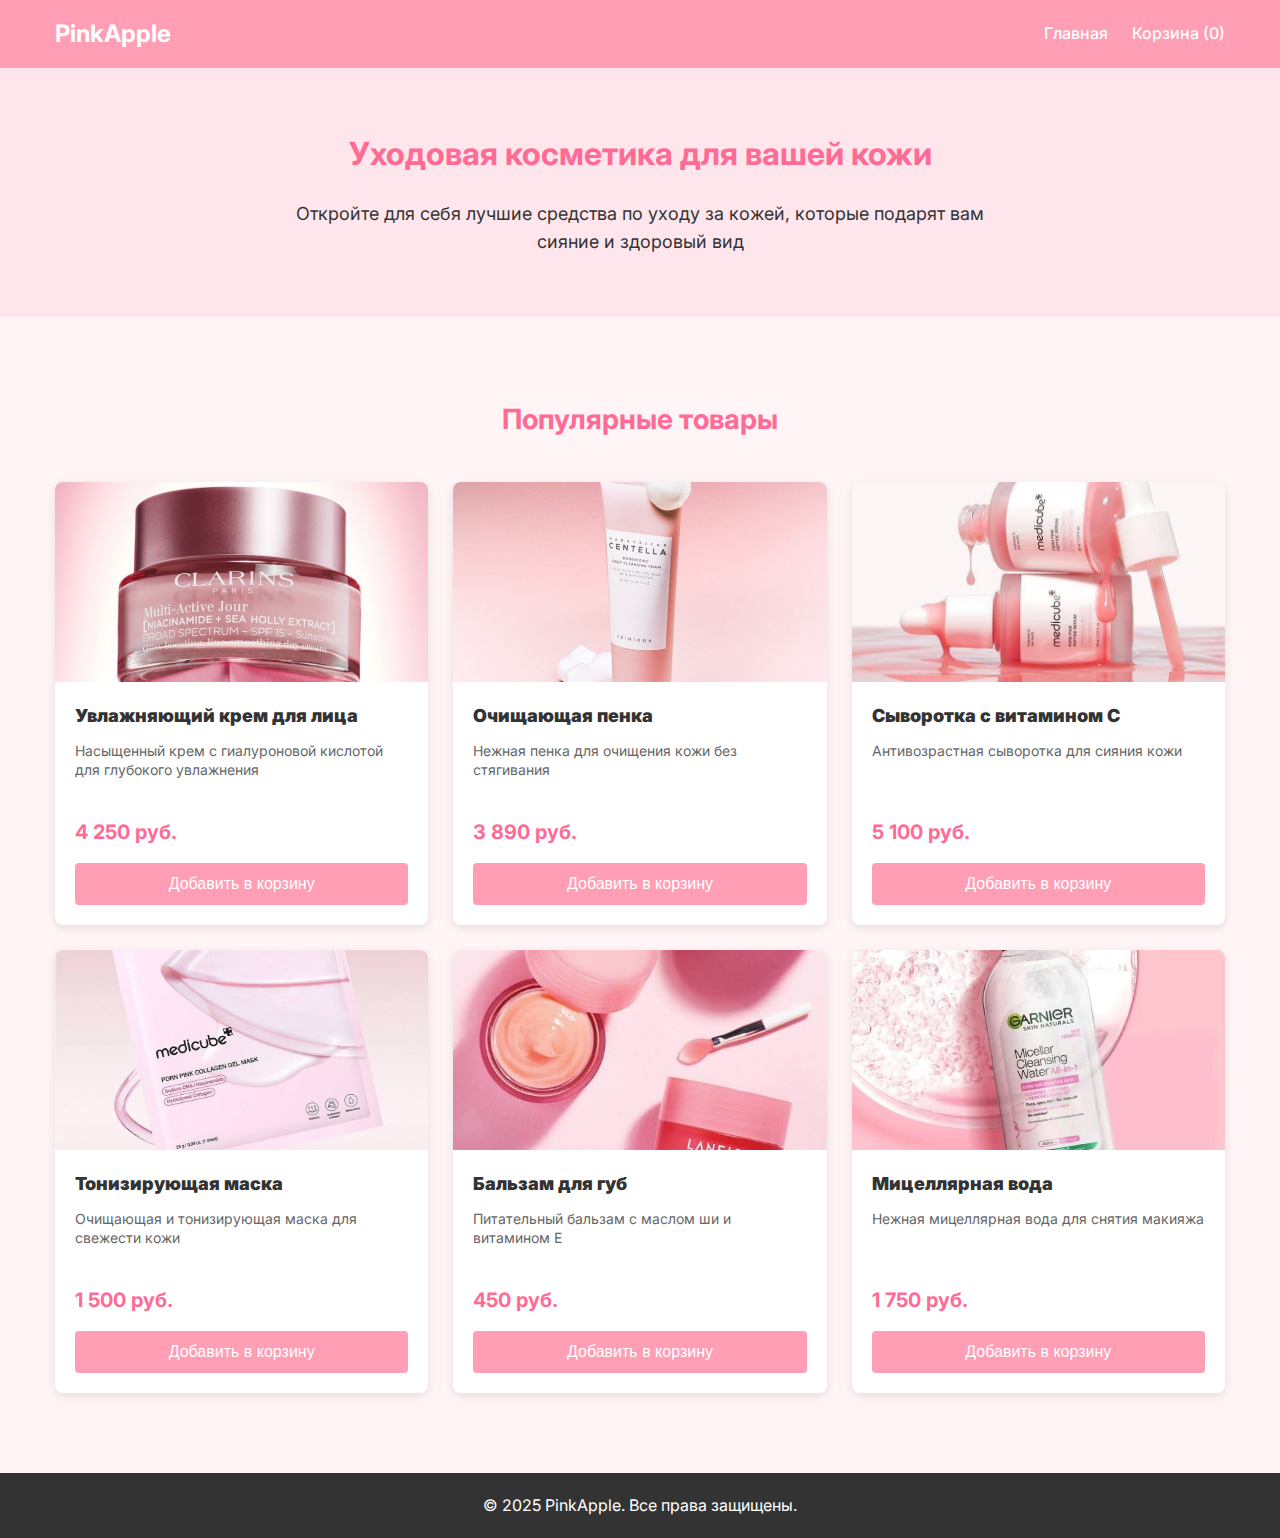
<file: index.html>
<!DOCTYPE html>
<html lang="ru">
<head>
    <meta charset="UTF-8">
    <meta name="viewport" content="width=device-width, initial-scale=1.0">
    <title>PinkApple - Магазин косметики</title>
    <link rel="stylesheet" href="css/style.css">
</head>
<body>
    <header class="header">
        <div class="container">
            <a href="index.html" style="color: white; text-decoration: none;">
                <h1 class="logo">PinkApple</h1>
            </a>
            <nav class="nav">
                <a href="index.html">Главная</a>
                <a href="cart.html" id="cart-link">Корзина (0)</a>
            </nav>
        </div>
    </header>

    <main class="main">
        <section class="hero">
            <div class="container">
                <h2>Уходовая косметика для вашей кожи</h2>
                <p>Откройте для себя лучшие средства по уходу за кожей, которые подарят вам сияние и здоровый вид</p>
            </div>
        </section>

        <section class="products-section">
            <div class="container">
                <h2 class="section-title">Популярные товары</h2>
                <div class="products-grid">
                    <article class="product-card">
                        <div class="product-image">
                            <img src="images/cream.jpg" alt="Увлажняющий крем для лица">
                        </div>
                        <div class="product-info">
                            <h3 class="product-title">Увлажняющий крем для лица</h3>
                            <p class="product-description">Насыщенный крем с гиалуроновой кислотой для глубокого увлажнения</p>
                            <p class="product-price">4 250 руб.</p>
                            <button class="add-to-cart" data-id="1" data-name="Увлажняющий крем для лица" data-price="4250">
                                Добавить в корзину
                            </button>
                        </div>
                    </article>

                    <article class="product-card">
                        <div class="product-image">
                            <img src="images/foam.jpg" alt="Очищающая пенка">
                        </div>
                        <div class="product-info">
                            <h3 class="product-title">Очищающая пенка</h3>
                            <p class="product-description">Нежная пенка для очищения кожи без стягивания</p>
                            <p class="product-price">3 890 руб.</p>
                            <button class="add-to-cart" data-id="2" data-name="Очищающая пенка" data-price="3890">
                                Добавить в корзину
                            </button>
                        </div>
                    </article>

                    <article class="product-card">
                        <div class="product-image">
                            <img src="images/serum.jpg" alt="Сыворотка с витамином C">
                        </div>
                        <div class="product-info">
                            <h3 class="product-title">Сыворотка с витамином C</h3>
                            <p class="product-description">Антивозрастная сыворотка для сияния кожи</p>
                            <p class="product-price">5 100 руб.</p>
                            <button class="add-to-cart" data-id="3" data-name="Сыворотка с витамином C" data-price="5100">
                                Добавить в корзину
                            </button>
                        </div>
                    </article>
                    <article class="product-card">
                        <div class="product-image">
                            <img src="images/mask.jpg" alt="Тонизирующая маска">
                        </div>
                        <div class="product-info">
                            <h3 class="product-title">Тонизирующая маска</h3>
                            <p class="product-description">Очищающая и тонизирующая маска для свежести кожи</p>
                            <p class="product-price">1 500 руб.</p>
                            <button class="add-to-cart" data-id="4" data-name="Тонизирующая маска" data-price="1500">
                                Добавить в корзину
                            </button>
                        </div>
                    </article>

                    <article class="product-card">
                        <div class="product-image">
                            <img src="images/lipbalm.jpg" alt="Бальзам для губ">
                        </div>
                        <div class="product-info">
                            <h3 class="product-title">Бальзам для губ</h3>
                            <p class="product-description">Питательный бальзам с маслом ши и витамином E</p>
                            <p class="product-price">450 руб.</p>
                            <button class="add-to-cart" data-id="5" data-name="Бальзам для губ" data-price="450">
                                Добавить в корзину
                            </button>
                        </div>
                    </article>

                    <article class="product-card">
                        <div class="product-image">
                            <img src="images/water.jpg" alt="Мицеллярная вода">
                        </div>
                        <div class="product-info">
                            <h3 class="product-title">Мицеллярная вода</h3>
                            <p class="product-description">Нежная мицеллярная вода для снятия макияжа</p>
                            <p class="product-price">1 750 руб.</p>
                            <button class="add-to-cart" data-id="6" data-name="Мицеллярная вода" data-price="1750">
                                Добавить в корзину
                            </button>
                        </div>
                    </article>
                </div>
            </div>
        </section>
    </main>

    <footer class="footer">
        <div class="container">
            <p>&copy; 2025 PinkApple. Все права защищены.</p>
        </div>
    </footer>

    <script src="js/script.js"></script>
</body>
</html>
</file>
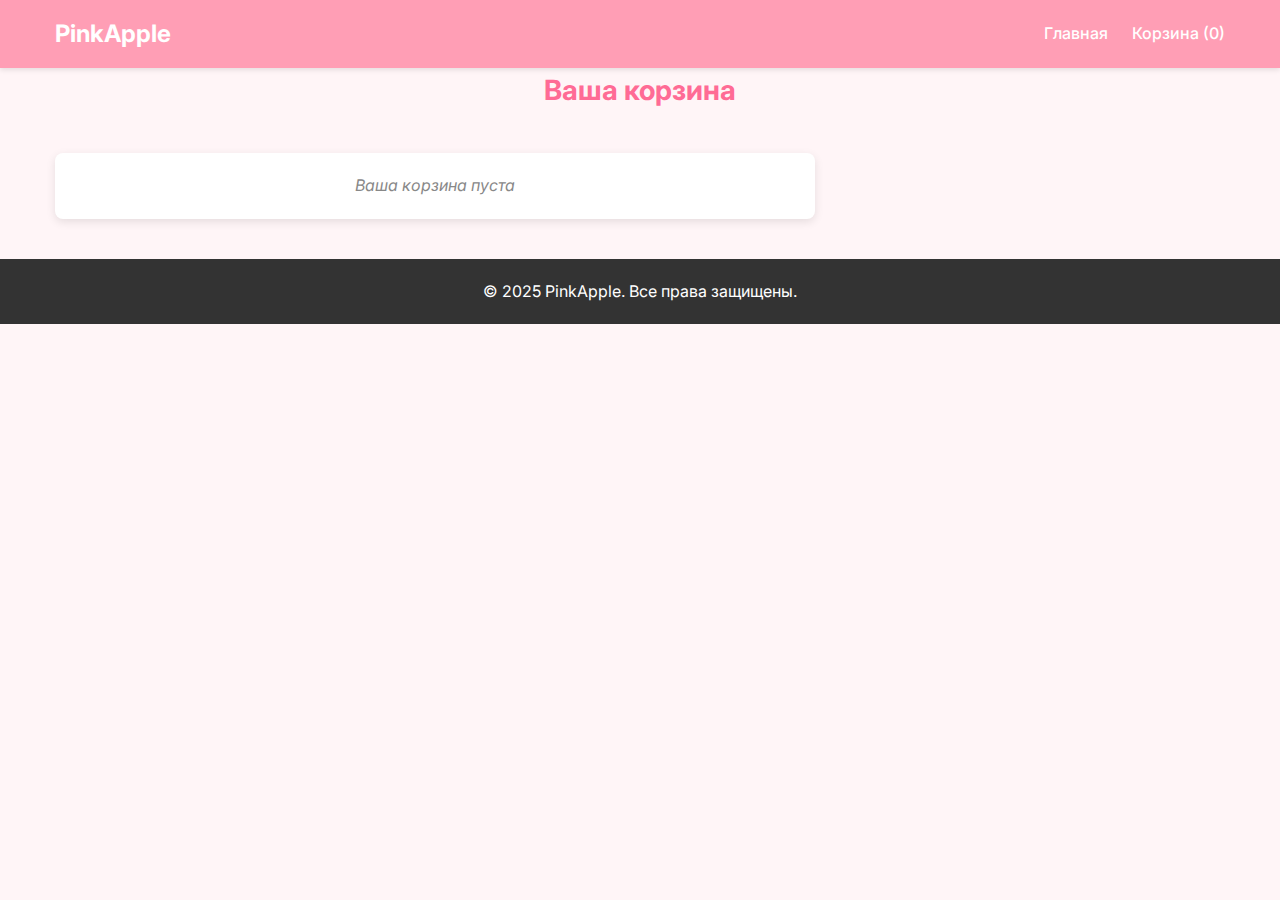
<file: cart.html>
<!DOCTYPE html>
<html lang="ru">
<head>
    <meta charset="UTF-8">
    <meta name="viewport" content="width=device-width, initial-scale=1.0">
    <title>Корзина - PinkApple</title>
    <link rel="stylesheet" href="css/style.css">
</head>
<body>
    <header class="header">
        <div class="container">
            <a href="index.html" style="color: white; text-decoration: none;">
                <h1 class="logo">PinkApple</h1>
            </a>
            <nav class="nav">
                <a href="index.html">Главная</a>
                <a href="cart.html" id="cart-link">Корзина (0)</a>
            </nav>
        </div>
    </header>

    <main class="main">
        <div class="container">
            <h2 class="section-title">Ваша корзина</h2>
            
            <div class="cart-container">
                <div class="cart-items" id="cart-items">
                    <p class="empty-cart" id="empty-cart">Ваша корзина пуста</p>
                </div>
                
                <div class="cart-summary" id="cart-summary" style="display: none;">
                    <div class="cart-total">
                        <h3>Итого: <span id="total-price">0</span> руб.</h3>
                    </div>
                    
                    <button class="btn-order" id="order-btn">Оформить заказ</button>
                </div>
            </div>
            
            <div class="order-form-container" id="order-form-container" style="display: none;">
                <h3>Оформление заказа</h3>
                <form id="order-form">
                    <div class="form-group">
                        <label for="first-name">Имя:</label>
                        <input type="text" id="first-name" name="first-name" required>
                    </div>
                    
                    <div class="form-group">
                        <label for="last-name">Фамилия:</label>
                        <input type="text" id="last-name" name="last-name" required>
                    </div>
                    
                    <div class="form-group">
                        <label for="address">Адрес доставки:</label>
                        <textarea id="address" name="address" required></textarea>
                    </div>
                    
                    <div class="form-group">
                        <label for="phone">Телефон:</label>
                        <input type="tel" id="phone" name="phone" required>
                    </div>
                    
                    <div class="form-actions">
                        <button type="submit" class="btn-submit">Создать заказ</button>
                        <button type="button" class="btn-cancel" id="cancel-btn">Отмена</button>
                    </div>
                </form>
            </div>

            <div class="order-success" id="order-success" style="display: none;">
                <h3>Заказ создан!</h3>
                <p>Спасибо за ваш заказ. Мы свяжемся с вами в ближайшее время для подтверждения.</p>
                <button class="btn-continue" id="continue-btn">Продолжить покупки</button>
            </div>
        </div>
    </main>

    <footer class="footer">
        <div class="container">
            <p>&copy; 2025 PinkApple. Все права защищены.</p>
        </div>
    </footer>

    <script src="js/cart.js"></script>
</body>
</html>
</file>
<file: css/style.css>
@import url('https://fonts.googleapis.com/css2?family=Inter:ital,opsz,wght@0,14..32,100..900;1,14..32,100..900&display=swap');
/* Reset и базовые стили */
* {
    margin: 0;
    padding: 0;
    box-sizing: border-box;
}

body {
    font-family: "Inter";
    line-height: 1.6;
    color: #333;
    background-color: #fff5f7;
}

.container {
    max-width: 1200px;
    margin: 0 auto;
    padding: 0 15px;
}

/* Стили шапки */
.header {
    background-color: #ff9eb5;
    color: white;
    padding: 15px 0;
    box-shadow: 0 2px 5px rgba(0, 0, 0, 0.1);
}

.header .container {
    display: flex;
    justify-content: space-between;
    align-items: center;
}

.logo {
    font-size: 24px;
    font-weight: bold;
}

.nav a {
    color: white;
    text-decoration: none;
    margin-left: 20px;
    font-weight: 500;
}

.nav a:hover {
    text-decoration: underline;
}

/* Стили героя */
.hero {
    background-color: #ffe6ec;
    text-align: center;
    padding: 60px 20px;
    margin-bottom: 40px;
}

.hero h2 {
    font-size: 32px;
    margin-bottom: 20px;
    color: #ff6b95;
}

.hero p {
    font-size: 18px;
    max-width: 700px;
    margin: 0 auto;
}

/* Стили раздела товаров */
.products-section {
    padding: 40px 0;
}

.section-title {
    text-align: center;
    margin-bottom: 40px;
    color: #ff6b95;
    font-size: 28px;
}

.products-grid {
    display: grid;
    grid-template-columns: repeat(auto-fill, minmax(280px, 1fr));
    gap: 25px;
}

.product-card {
    background: white;
    border-radius: 8px;
    overflow: hidden;
    box-shadow: 0 3px 10px rgba(0, 0, 0, 0.1);
    transition: transform 0.3s ease;
}

.product-image {
    height: 200px;
    background-color: #f9f9f9;
    display: flex;
    align-items: center;
    justify-content: center;
    overflow: hidden;
}

.product-image img {
    width: 100%;
    height: 100%;
    object-fit: cover;
}

.product-card:hover .product-image img {
    transform: scale(1.05);
}

.product-info {
    padding: 20px;
}

.product-title {
    font-size: 18px;
    font-weight: 900;
    margin-bottom: 10px;
    color: #333;
}

.product-description {
    color: #666;
    font-size: 14px;
    margin-bottom: 15px;
    line-height: 1.4;
    height: 60px; /* Фиксированная высота */
    overflow: hidden;    
}

.product-price {
    font-weight: bold;
    color: #ff6b95;
    font-size: 20px;
    margin-bottom: 15px;
}

.add-to-cart {
    background-color: #ff9eb5;
    color: white;
    border: none;
    padding: 12px 20px;
    border-radius: 4px;
    cursor: pointer;
    width: 100%;
    font-size: 16px;
    transition: background-color 0.3s ease;
}

.add-to-cart:hover {
    background-color: #ff7a9a;
}

/* Стили корзины */
.cart-container {
    display: grid;
    grid-template-columns: 2fr 1fr;
    gap: 30px;
    margin-bottom: 40px;
}

.cart-items {
    background: white;
    border-radius: 8px;
    padding: 20px;
    box-shadow: 0 3px 10px rgba(0, 0, 0, 0.1);
}

.cart-item {
    display: flex;
    justify-content: space-between;
    align-items: center;
    padding: 15px 0;
    border-bottom: 1px solid #eee;
}

.cart-item-info {
    flex: 1;
}

.cart-item-name {
    font-weight: bold;
    margin-bottom: 5px;
}

.cart-item-price {
    color: #ff6b95;
}

.cart-item-quantity {
    display: flex;
    align-items: center;
    margin: 0 15px;
}

.quantity-btn {
    background: #f0f0f0;
    border: none;
    width: 30px;
    height: 30px;
    border-radius: 50%;
    cursor: pointer;
    font-weight: bold;
}

.quantity-value {
    margin: 0 10px;
    font-weight: bold;
}

.remove-from-cart {
    background: #ff6b6b;
    color: white;
    border: none;
    padding: 8px 15px;
    border-radius: 4px;
    cursor: pointer;
}

.cart-summary {
    background: white;
    border-radius: 8px;
    padding: 20px;
    box-shadow: 0 3px 10px rgba(0, 0, 0, 0.1);
    height: fit-content;
}

.cart-total {
    text-align: center;
    margin-bottom: 20px;
}

.cart-total h3 {
    color: #ff6b95;
    font-size: 24px;
}

.btn-order {
    background-color: #ff6b95;
    color: white;
    border: none;
    padding: 15px 30px;
    border-radius: 4px;
    cursor: pointer;
    width: 100%;
    font-size: 18px;
    font-weight: bold;
}

.btn-order:hover {
    background-color: #ff5a85;
}

/* Стили формы заказа */
.order-form-container {
    background: white;
    border-radius: 8px;
    padding: 30px;
    box-shadow: 0 3px 10px rgba(0, 0, 0, 0.1);
    margin-top: 30px;
}

.order-form-container h3 {
    color: #ff6b95;
    margin-bottom: 20px;
    text-align: center;
}

.form-group {
    margin-bottom: 20px;
}

.form-group label {
    display: block;
    margin-bottom: 5px;
    font-weight: bold;
}

.form-group input,
.form-group textarea {
    width: 100%;
    padding: 12px;
    border: 1px solid #ddd;
    border-radius: 4px;
    font-size: 16px;
}

.form-group textarea {
    height: 100px;
    resize: vertical;
}

.form-actions {
    display: flex;
    gap: 15px;
    justify-content: center;
}

.btn-submit {
    background-color: #ff6b95;
    color: white;
    border: none;
    padding: 15px 30px;
    border-radius: 4px;
    cursor: pointer;
    font-size: 16px;
    font-weight: bold;
}

.btn-cancel {
    background-color: #ccc;
    color: white;
    border: none;
    padding: 15px 30px;
    border-radius: 4px;
    cursor: pointer;
    font-size: 16px;
    font-weight: bold;
}

/* Стили подвала */
.footer {
    background-color: #333;
    color: white;
    text-align: center;
    padding: 20px 0;
    margin-top: 40px;
}

.empty-cart {
    text-align: center;
    color: #888;
    font-style: italic;
}
/* Стили для уведомлений */
.notification {
    position: fixed;
    top: 20px;
    right: 20px;
    z-index: 1000;
    opacity: 0;
    transform: translateX(100%);
    transition: all 0.3s ease;
}

.notification.show {
    opacity: 1;
    transform: translateX(0);
}

.notification-content {
    background: linear-gradient(135deg, #ff9eb5 0%, #ff85a1 100%);
    color: white;
    padding: 15px 20px;
    border-radius: 8px;
    box-shadow: 0 4px 15px rgba(255, 158, 181, 0.3);
    font-weight: 500;
}

/* Стили для сообщения об успешном заказе */
.order-success {
    background: white;
    border-radius: 15px;
    padding: 40px;
    text-align: center;
    box-shadow: 0 5px 25px rgba(255, 158, 181, 0.2);
    border: 2px solid #ff9eb5;
}

.order-success h3 {
    color: #4CAF50;
    margin-bottom: 20px;
    font-size: 24px;
}

.order-success p {
    color: #666;
    margin-bottom: 25px;
    font-size: 16px;
}

.btn-continue {
    background: linear-gradient(135deg, #ff9eb5 0%, #ff85a1 100%);
    color: white;
    border: none;
    padding: 12px 25px;
    border-radius: 25px;
    cursor: pointer;
    font-size: 16px;
    font-weight: 600;
    transition: all 0.3s ease;
}

.btn-continue:hover {
    background: linear-gradient(135deg, #ff85a1 0%, #ff6b95 100%);
    transform: translateY(-2px);
}

/* Адаптивность */
@media (max-width: 768px) {
    .header .container {
        flex-direction: column;
        text-align: center;
    }
    
    .nav {
        margin-top: 15px;
    }
    
    .nav a {
        margin: 0 10px;
    }
    
    .products-grid {
        grid-template-columns: repeat(auto-fill, minmax(250px, 1fr));
    }
    
    .cart-container {
        grid-template-columns: 1fr;
    }
    
    .hero h2 {
        font-size: 26px;
    }
    
    .hero p {
        font-size: 16px;
    }
    
    .form-actions {
        flex-direction: column;
    }
}

@media (max-width: 480px) {
    .products-grid {
        grid-template-columns: 1fr;
    }
    
    .section-title {
        font-size: 24px;
    }
}
</file>
